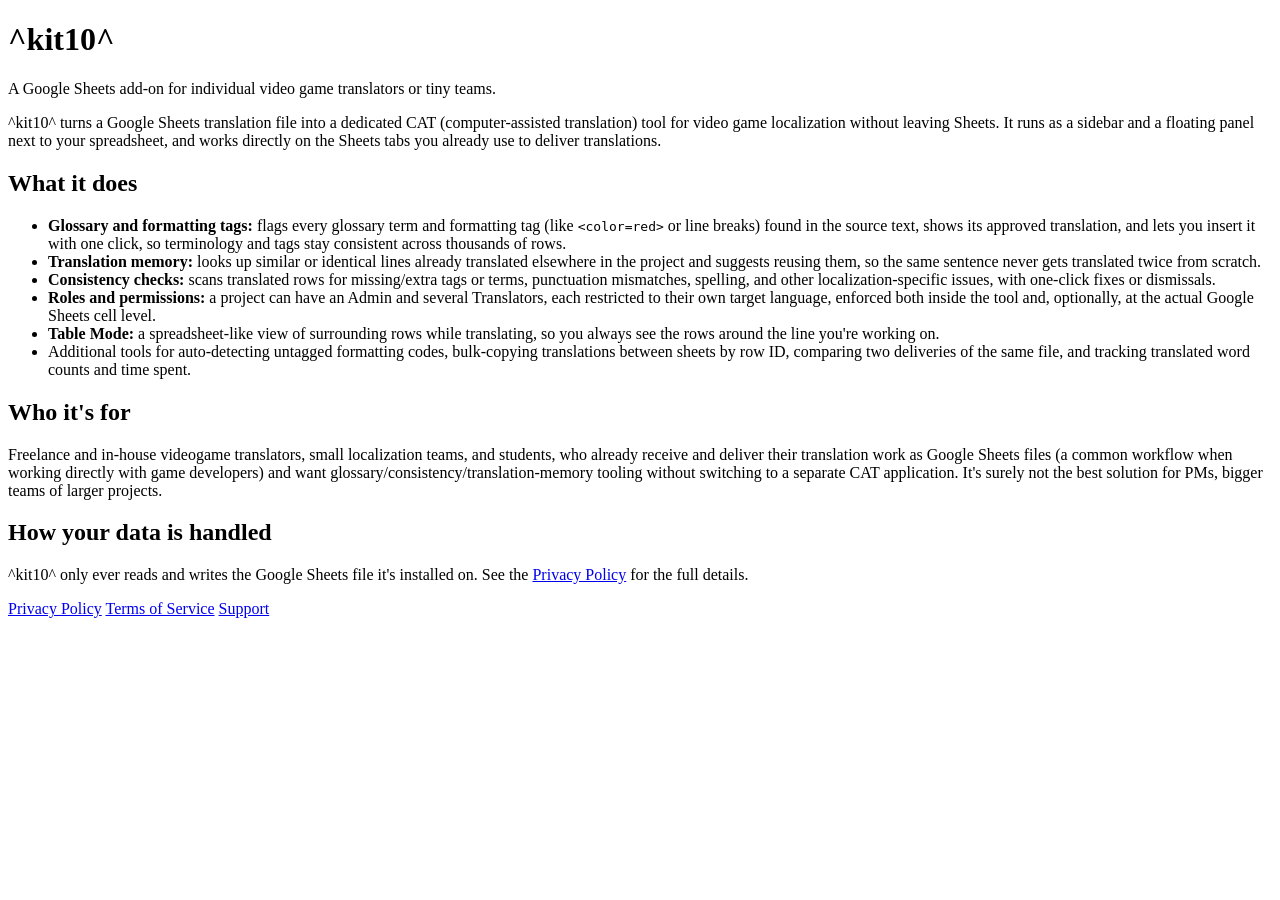
<file: index.html>
<!DOCTYPE html>
<html lang="en">
<head>
<meta charset="UTF-8">
<meta name="viewport" content="width=device-width, initial-scale=1.0">
<title>^kit10^</title>
<link rel="stylesheet" href="style.css">
</head>
<body>
<div class="page">
  <header>
    <h1>^kit10^</h1>
    <p class="subtitle">A Google Sheets add-on for individual video game translators or tiny teams.</p>
  </header>

  <p>^kit10^ turns a Google Sheets translation file into a dedicated CAT (computer-assisted translation) tool for video game localization without leaving Sheets. It runs as a sidebar and a floating panel next to your spreadsheet, and works directly on the Sheets tabs you already use to deliver translations.</p>

  <h2>What it does</h2>
  <ul>
    <li><strong>Glossary and formatting tags:</strong> flags every glossary term and formatting tag (like <code>&lt;color=red&gt;</code> or line breaks) found in the source text, shows its approved translation, and lets you insert it with one click, so terminology and tags stay consistent across thousands of rows.</li>
    <li><strong>Translation memory:</strong> looks up similar or identical lines already translated elsewhere in the project and suggests reusing them, so the same sentence never gets translated twice from scratch.</li>
    <li><strong>Consistency checks:</strong> scans translated rows for missing/extra tags or terms, punctuation mismatches, spelling, and other localization-specific issues, with one-click fixes or dismissals.</li>
    <li><strong>Roles and permissions:</strong> a project can have an Admin and several Translators, each restricted to their own target language, enforced both inside the tool and, optionally, at the actual Google Sheets cell level.</li>
    <li><strong>Table Mode:</strong> a spreadsheet-like view of surrounding rows while translating, so you always see the rows around the line you're working on.</li>
    <li>Additional tools for auto-detecting untagged formatting codes, bulk-copying translations between sheets by row ID, comparing two deliveries of the same file, and tracking translated word counts and time spent.</li>
  </ul>

  <h2>Who it's for</h2>
  <p>Freelance and in-house videogame translators, small localization teams, and students, who already receive and deliver their translation work as Google Sheets files (a common workflow when working directly with game developers) and want glossary/consistency/translation-memory tooling without switching to a separate CAT application. It's surely not the best solution for PMs, bigger teams of larger projects.</p>

  <h2>How your data is handled</h2>
  <p>^kit10^ only ever reads and writes the Google Sheets file it's installed on. See the <a href="privacy.html">Privacy Policy</a> for the full details.</p>

  <nav>
    <a href="privacy.html">Privacy Policy</a>
    <a href="terms.html">Terms of Service</a>
    <a href="support.html">Support</a>
  </nav>
</div>
</body>
</html>
</file>
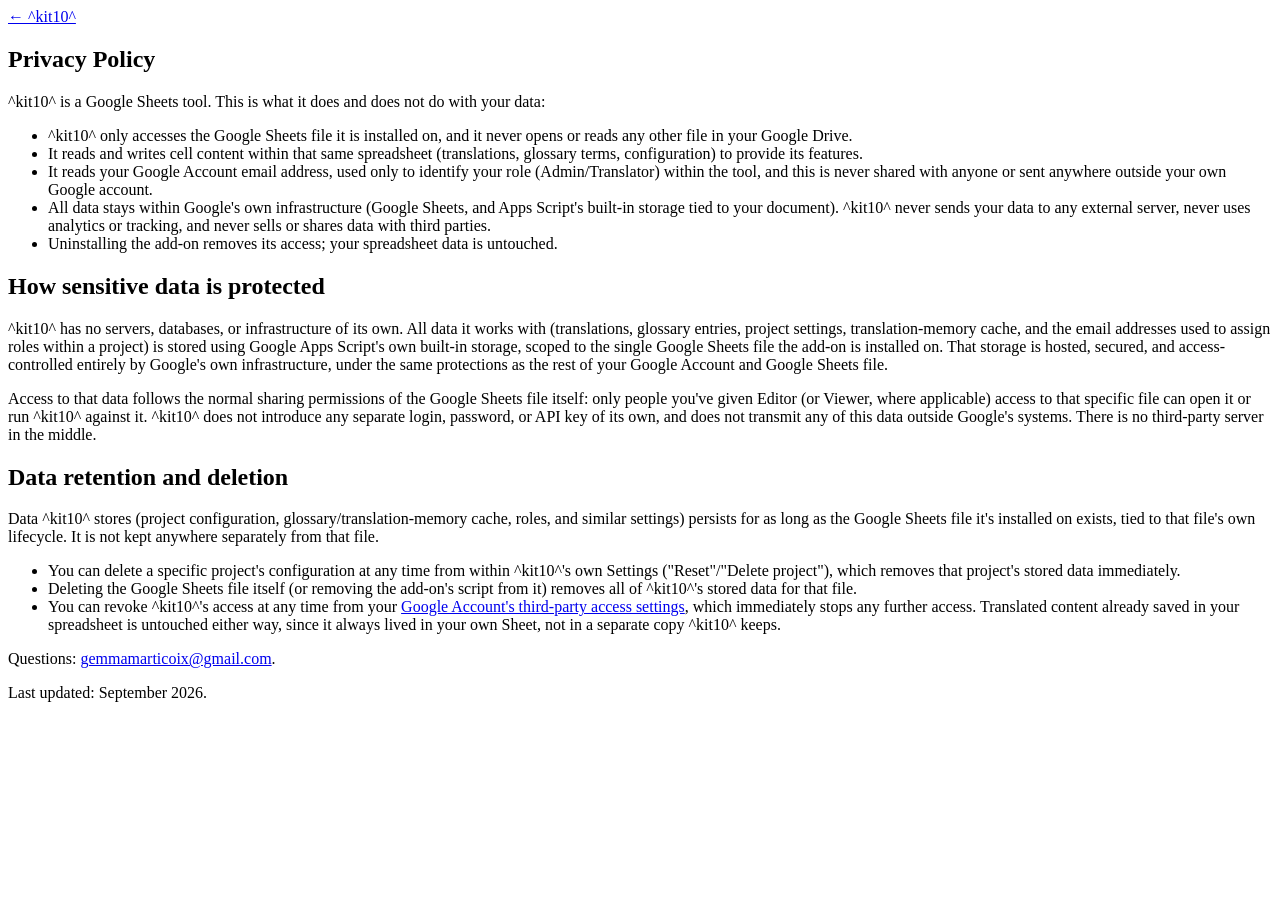
<file: privacy.html>
<!DOCTYPE html>
<html lang="en">
<head>
<meta charset="UTF-8">
<meta name="viewport" content="width=device-width, initial-scale=1.0">
<title>^kit10^ — Privacy Policy</title>
<link rel="stylesheet" href="style.css">
</head>
<body>
<div class="page">
  <a class="back" href="index.html">&larr; ^kit10^</a>
  <h2>Privacy Policy</h2>
  <p>^kit10^ is a Google Sheets tool. This is what it does and does not do with your data:</p>
  <ul>
    <li>^kit10^ only accesses the Google Sheets file it is installed on, and it never opens or reads any other file in your Google Drive.</li>
    <li>It reads and writes cell content within that same spreadsheet (translations, glossary terms, configuration) to provide its features.</li>
    <li>It reads your Google Account email address, used only to identify your role (Admin/Translator) within the tool, and this is never shared with anyone or sent anywhere outside your own Google account.</li>
    <li>All data stays within Google's own infrastructure (Google Sheets, and Apps Script's built-in storage tied to your document). ^kit10^ never sends your data to any external server, never uses analytics or tracking, and never sells or shares data with third parties.</li>
    <li>Uninstalling the add-on removes its access; your spreadsheet data is untouched.</li>
  </ul>

  <h2>How sensitive data is protected</h2>
  <p>^kit10^ has no servers, databases, or infrastructure of its own. All data it works with (translations, glossary entries, project settings, translation-memory cache, and the email addresses used to assign roles within a project) is stored using Google Apps Script's own built-in storage, scoped to the single Google Sheets file the add-on is installed on. That storage is hosted, secured, and access-controlled entirely by Google's own infrastructure, under the same protections as the rest of your Google Account and Google Sheets file.</p>
  <p>Access to that data follows the normal sharing permissions of the Google Sheets file itself: only people you've given Editor (or Viewer, where applicable) access to that specific file can open it or run ^kit10^ against it. ^kit10^ does not introduce any separate login, password, or API key of its own, and does not transmit any of this data outside Google's systems. There is no third-party server in the middle.</p>

  <h2>Data retention and deletion</h2>
  <p>Data ^kit10^ stores (project configuration, glossary/translation-memory cache, roles, and similar settings) persists for as long as the Google Sheets file it's installed on exists, tied to that file's own lifecycle. It is not kept anywhere separately from that file.</p>
  <ul>
    <li>You can delete a specific project's configuration at any time from within ^kit10^'s own Settings ("Reset"/"Delete project"), which removes that project's stored data immediately.</li>
    <li>Deleting the Google Sheets file itself (or removing the add-on's script from it) removes all of ^kit10^'s stored data for that file.</li>
    <li>You can revoke ^kit10^'s access at any time from your <a href="https://myaccount.google.com/permissions" target="_blank" rel="noopener noreferrer">Google Account's third-party access settings</a>, which immediately stops any further access. Translated content already saved in your spreadsheet is untouched either way, since it always lived in your own Sheet, not in a separate copy ^kit10^ keeps.</li>
  </ul>

  <p>Questions: <a href="mailto:gemmamarticoix@gmail.com">gemmamarticoix@gmail.com</a>.</p>
  <p class="updated">Last updated: September 2026.</p>
</div>
</body>
</html>
</file>
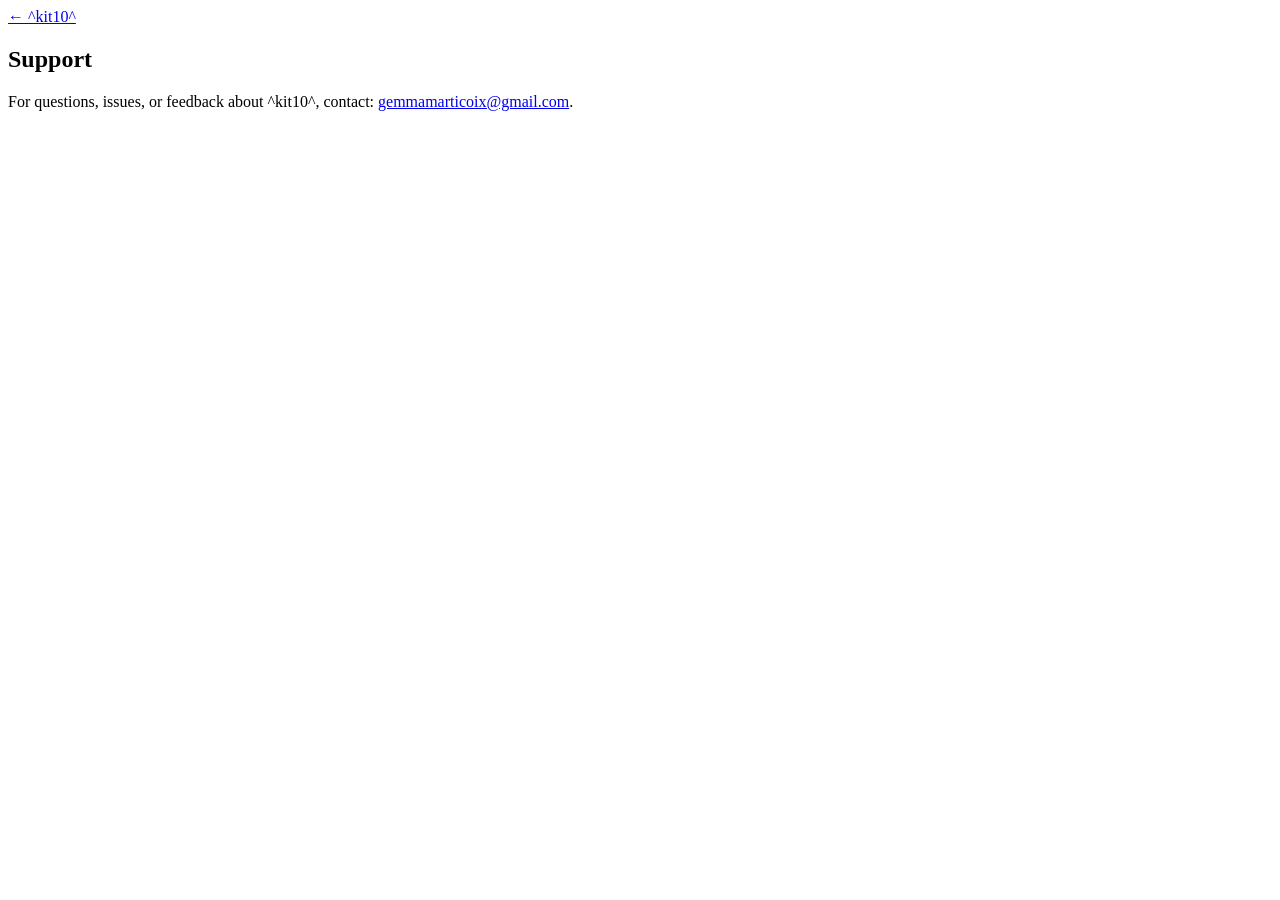
<file: support.html>
<!DOCTYPE html>
<html lang="en">
<head>
<meta charset="UTF-8">
<meta name="viewport" content="width=device-width, initial-scale=1.0">
<title>^kit10^ — Support</title>
<link rel="stylesheet" href="style.css">
</head>
<body>
<div class="page">
  <a class="back" href="index.html">&larr; ^kit10^</a>
  <h2>Support</h2>
  <p>For questions, issues, or feedback about ^kit10^, contact: <a href="mailto:gemmamarticoix@gmail.com">gemmamarticoix@gmail.com</a>.</p>
</div>
</body>
</html>
</file>
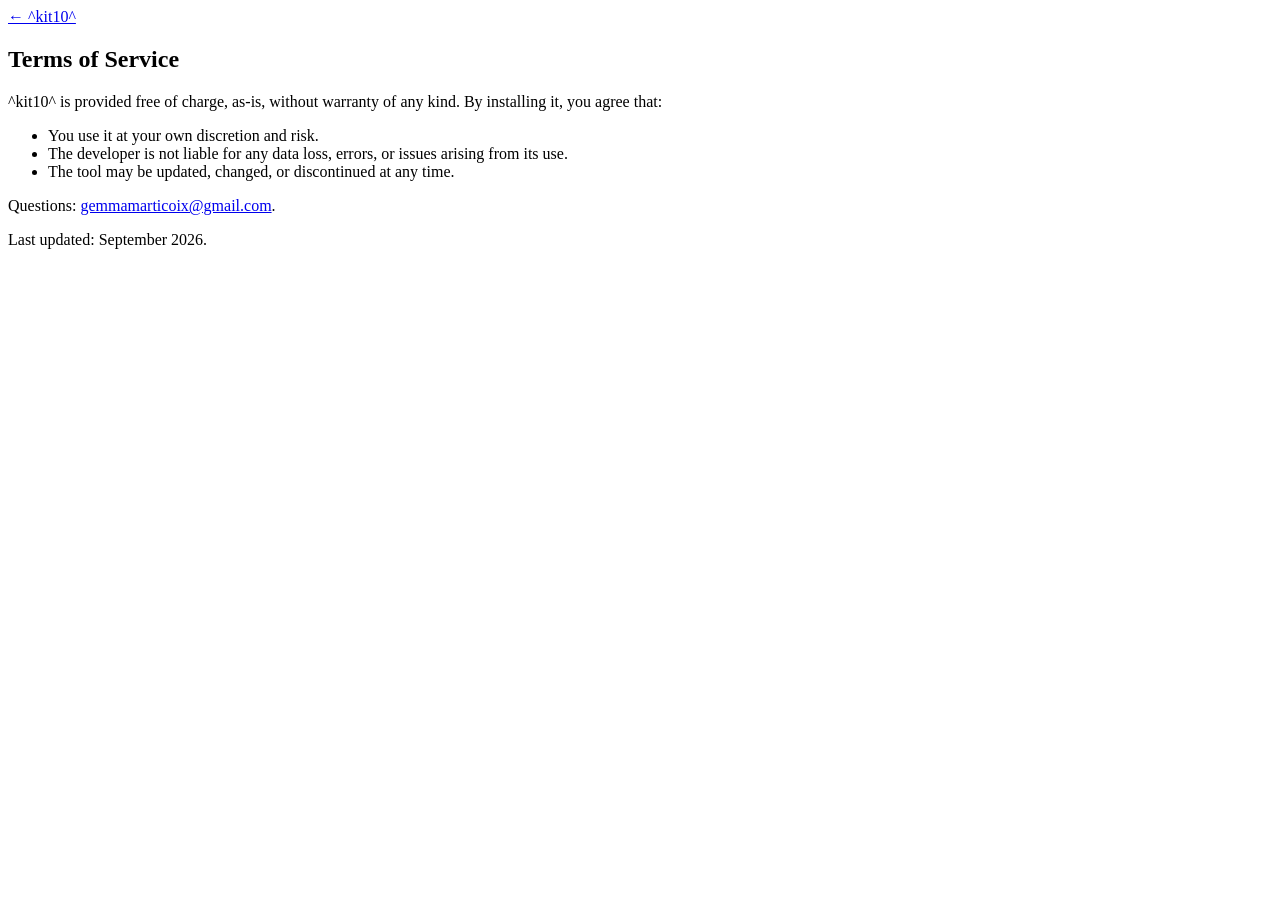
<file: terms.html>
<!DOCTYPE html>
<html lang="en">
<head>
<meta charset="UTF-8">
<meta name="viewport" content="width=device-width, initial-scale=1.0">
<title>^kit10^ — Terms of Service</title>
<link rel="stylesheet" href="style.css">
</head>
<body>
<div class="page">
  <a class="back" href="index.html">&larr; ^kit10^</a>
  <h2>Terms of Service</h2>
  <p>^kit10^ is provided free of charge, as-is, without warranty of any kind. By installing it, you agree that:</p>
  <ul>
    <li>You use it at your own discretion and risk.</li>
    <li>The developer is not liable for any data loss, errors, or issues arising from its use.</li>
    <li>The tool may be updated, changed, or discontinued at any time.</li>
  </ul>
  <p>Questions: <a href="mailto:gemmamarticoix@gmail.com">gemmamarticoix@gmail.com</a>.</p>
  <p class="updated">Last updated: September 2026.</p>
</div>
</body>
</html>
</file>
<file: style.css>
<!DOCTYPE html>
<html lang="en">
<head>
<meta charset="UTF-8">
<meta name="viewport" content="width=device-width, initial-scale=1.0">
<title>^kit10^ — Support</title>
<link rel="stylesheet" href="style.css">
</head>
<body>
<div class="page">
  <a class="back" href="index.html">&larr; ^kit10^</a>
  <h2>Support</h2>
  <p>For questions, issues, or feedback about ^kit10^, contact: <a href="mailto:gemmamarticoix@gmail.com">gemmamarticoix@gmail.com</a>.</p>
</div>
</body>
</html>
</file>
